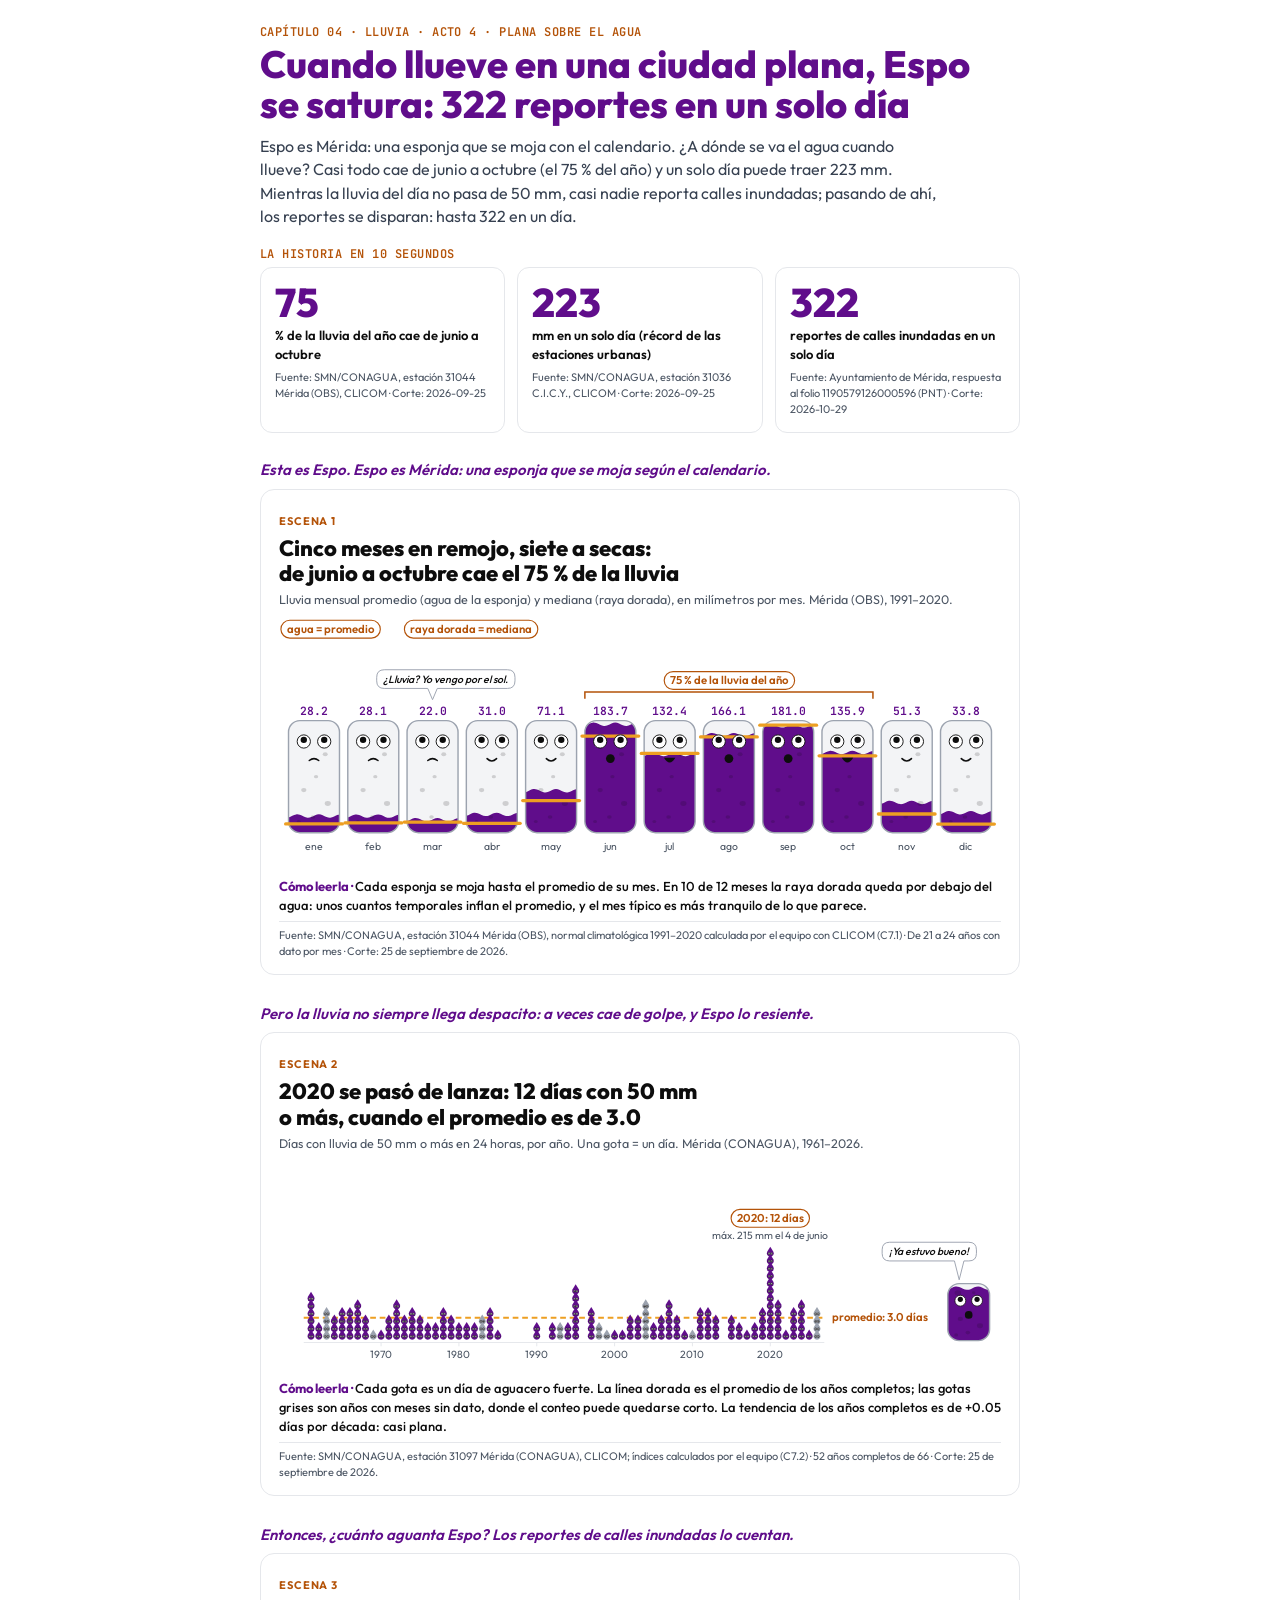
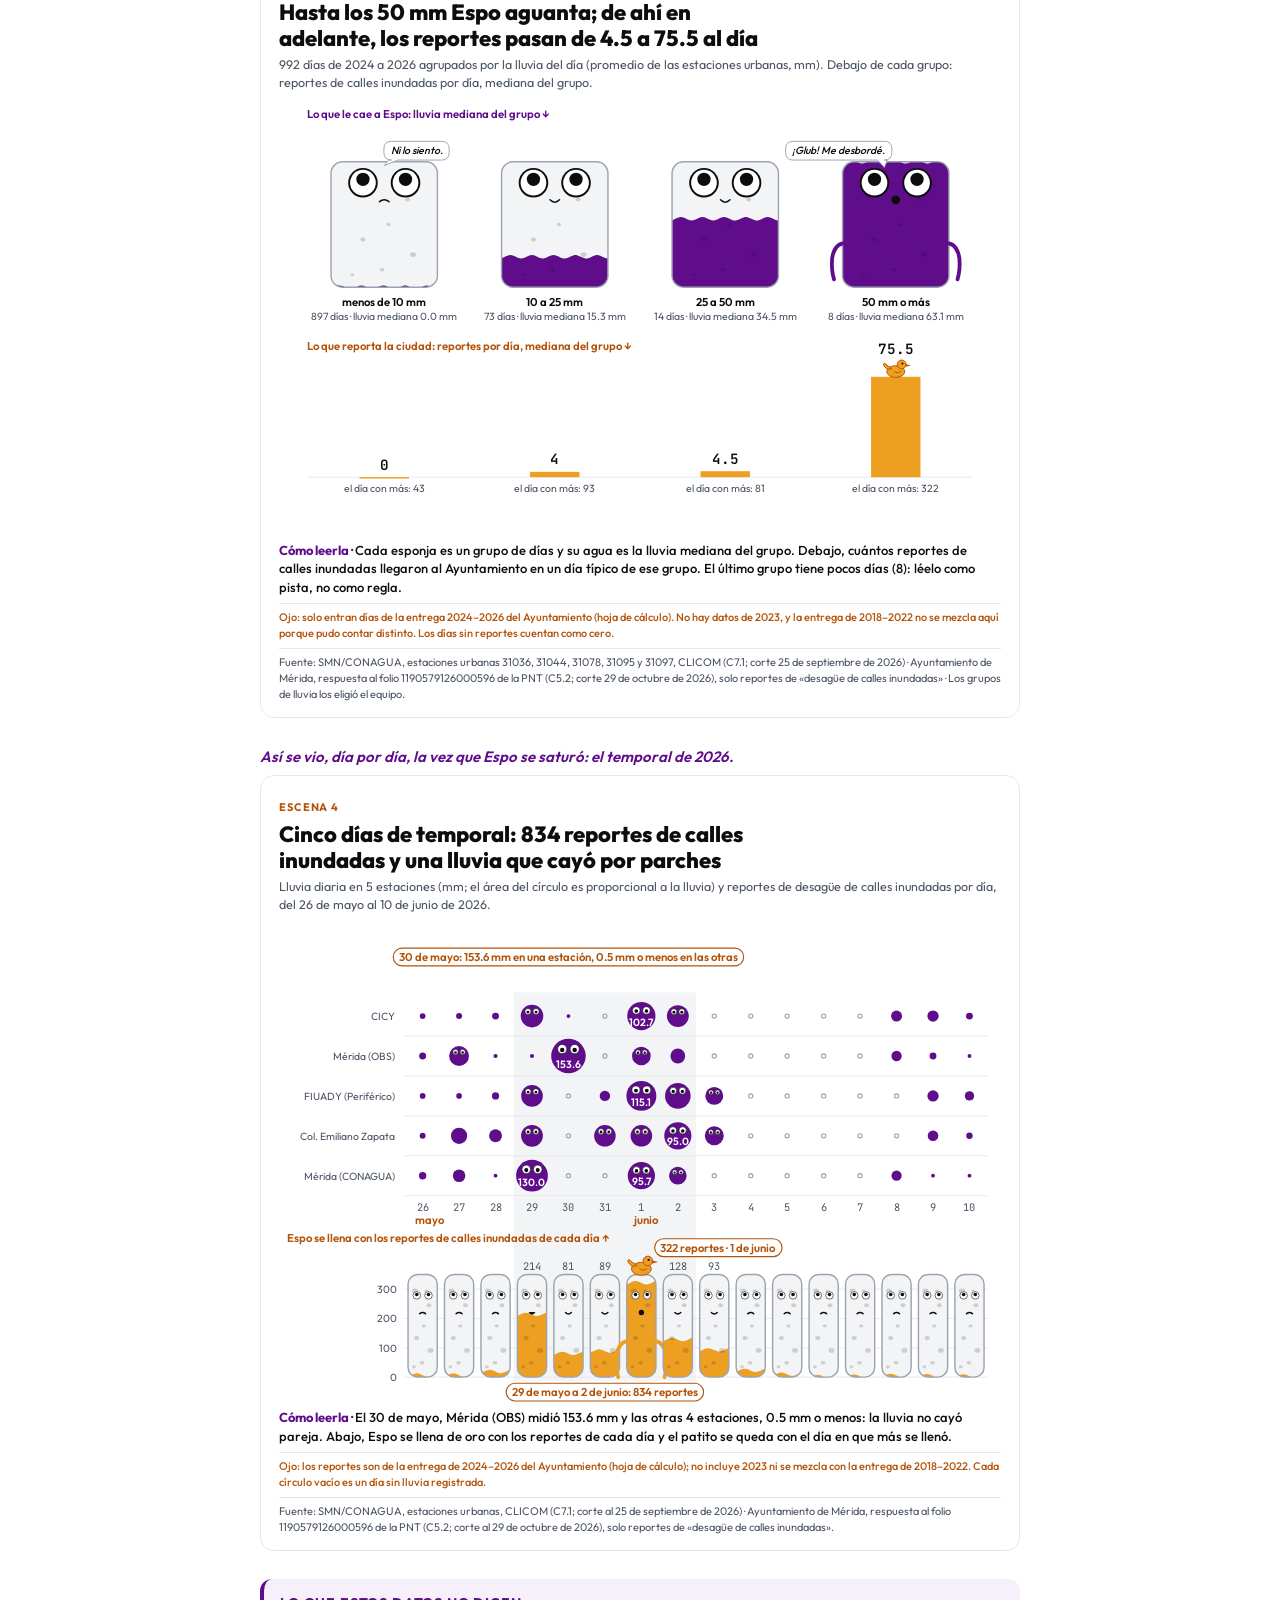
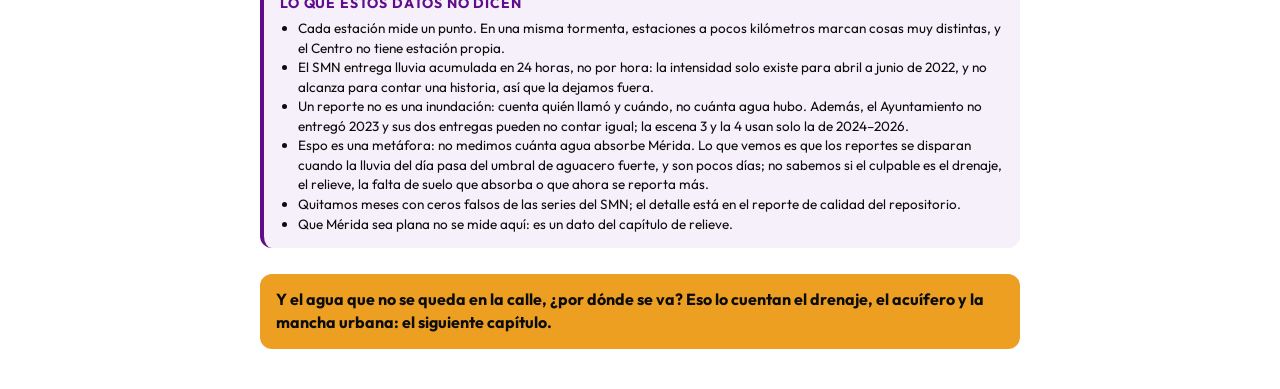
<file: booklet/graficas/capitulo.html>
<!doctype html>
<html lang="es">
<head>
  <meta charset="utf-8">
  <meta name="viewport" content="width=device-width, initial-scale=1">
  <title>Cuando llueve en una ciudad plana · Capítulo 4</title>
  <link rel="stylesheet" href="estilo.css">
</head>
<body>
  <main class="pagina capitulo">
    <p class="capitulo-rotulo">CAPÍTULO 04 · LLUVIA · ACTO 4 · PLANA SOBRE EL AGUA</p>
    <h1 id="titulo">Cuando llueve en una ciudad plana</h1>
    <p class="entrada" id="entrada"></p>

    <h2 class="capitulo-rotulo" style="margin-top:0">LA HISTORIA EN 10 SEGUNDOS</h2>
    <div class="historia10" id="cifras"></div>

    <p class="transicion">Esta es Espo. Espo es Mérida: una esponja que se moja según el calendario.</p>
    <div id="escena-1"></div>
    <p class="transicion">Pero la lluvia no siempre llega despacito: a veces cae de golpe, y Espo lo resiente.</p>
    <div id="escena-2"></div>
    <p class="transicion">Entonces, ¿cuánto aguanta Espo? Los reportes de calles inundadas lo cuentan.</p>
    <div id="escena-3"></div>
    <p class="transicion">Así se vio, día por día, la vez que Espo se saturó: el temporal de 2026.</p>
    <div id="escena-4"></div>

    <section class="bloque">
      <h3>Lo que estos datos no dicen</h3>
      <ul>
        <li>Cada estación mide un punto. En una misma tormenta, estaciones a pocos kilómetros marcan cosas muy distintas, y el Centro no tiene estación propia.</li>
        <li>El SMN entrega lluvia acumulada en 24 horas, no por hora: la intensidad solo existe para abril a junio de 2022, y no alcanza para contar una historia, así que la dejamos fuera.</li>
        <li>Un reporte no es una inundación: cuenta quién llamó y cuándo, no cuánta agua hubo. Además, el Ayuntamiento no entregó 2023 y sus dos entregas pueden no contar igual; la escena 3 y la 4 usan solo la de 2024–2026.</li>
        <li>Espo es una metáfora: no medimos cuánta agua absorbe Mérida. Lo que vemos es que los reportes se disparan cuando la lluvia del día pasa del umbral de aguacero fuerte, y son pocos días; no sabemos si el culpable es el drenaje, el relieve, la falta de suelo que absorba o que ahora se reporta más.</li>
        <li>Quitamos meses con ceros falsos de las series del SMN; el detalle está en el reporte de calidad del repositorio.</li>
        <li>Que Mérida sea plana no se mide aquí: es un dato del capítulo de relieve.</li>
      </ul>
    </section>

    <p class="puente">Y el agua que no se queda en la calle, ¿por dónde se va? Eso lo cuentan el drenaje, el acuífero y la mancha urbana: el siguiente capítulo.</p>
  </main>
  <script src="d3.v7.9.0.min.js"></script>
  <script src="comun.js"></script>
  <script src="escena-1.js"></script>
  <script src="escena-2.js"></script>
  <script src="escena-3.js"></script>
  <script src="escena-4.js"></script>
  <script src="capitulo.js"></script>
</body>
</html>
</file>
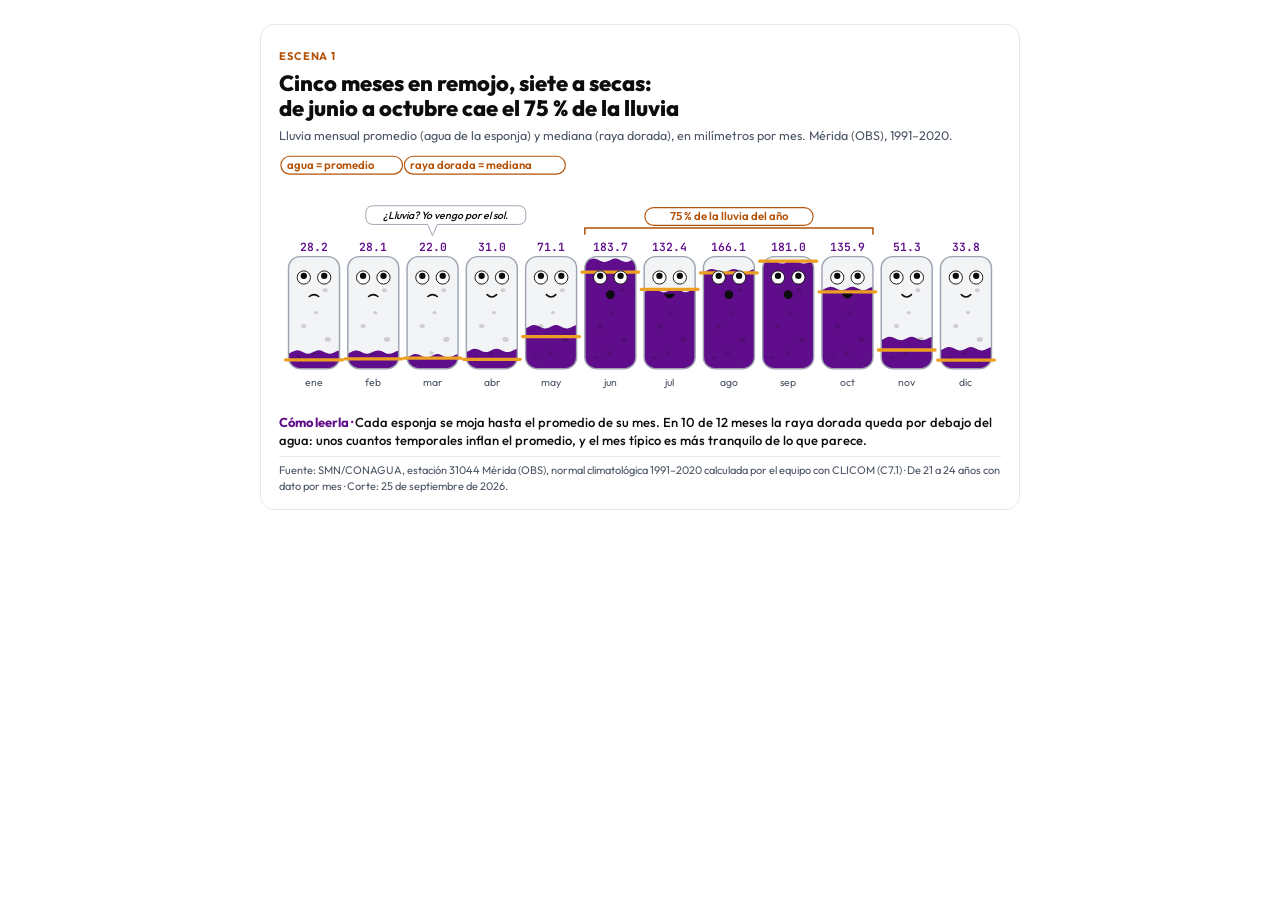
<file: booklet/graficas/escena-1.html>
<!doctype html>
<html lang="es">
<head>
  <meta charset="utf-8">
  <meta name="viewport" content="width=device-width, initial-scale=1">
  <title>Escena 1 · El ciclo anual de la lluvia</title>
  <link rel="stylesheet" href="estilo.css">
</head>
<body>
  <main class="pagina"><div id="escena"></div></main>
  <script src="d3.v7.9.0.min.js"></script>
  <script src="comun.js"></script>
  <script src="escena-1.js"></script>
  <script>escena1("#escena");</script>
</body>
</html>
</file>
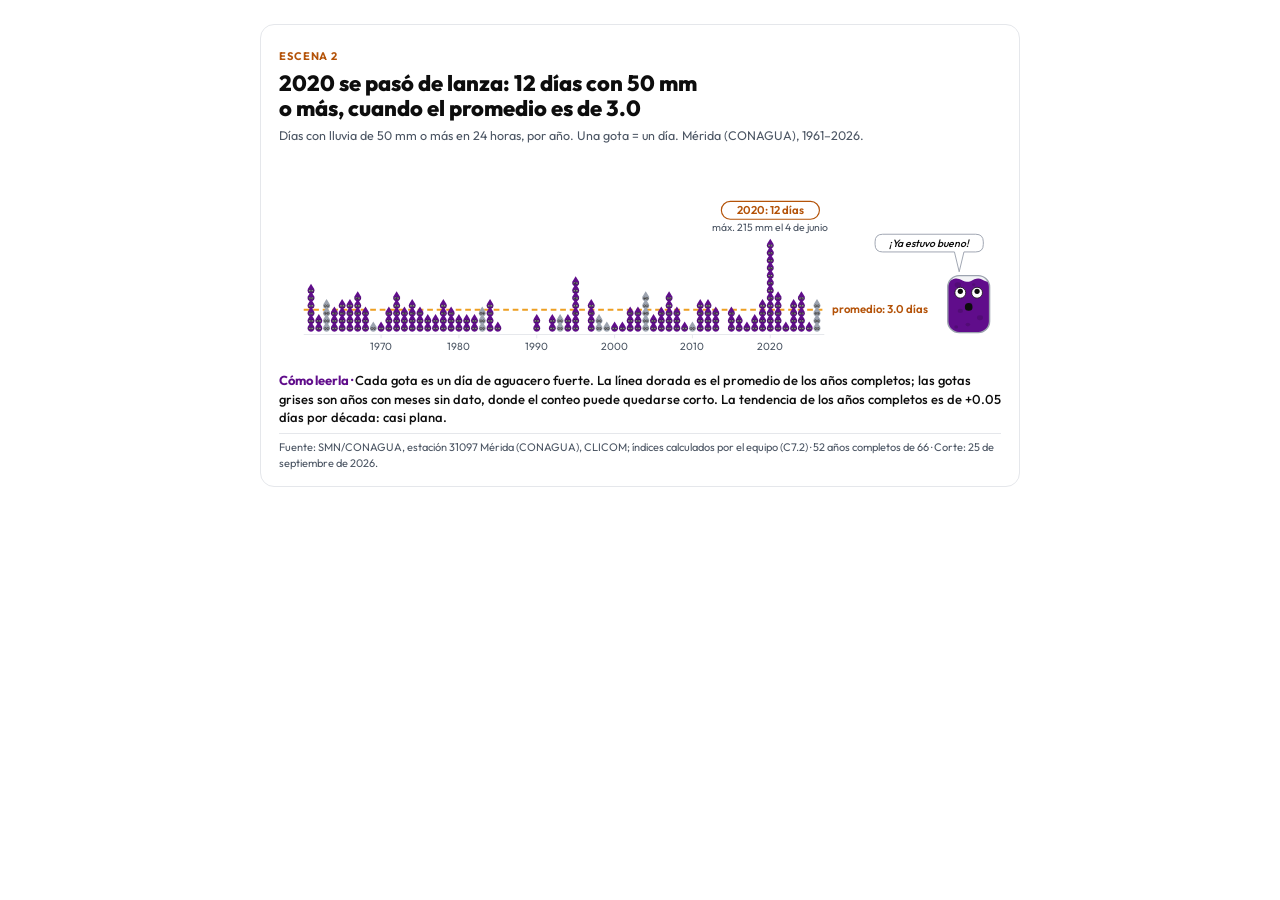
<file: booklet/graficas/escena-2.html>
<!doctype html>
<html lang="es">
<head>
  <meta charset="utf-8">
  <meta name="viewport" content="width=device-width, initial-scale=1">
  <title>Escena 2 · Aguaceros de 50 mm o más</title>
  <link rel="stylesheet" href="estilo.css">
</head>
<body>
  <main class="pagina"><div id="escena"></div></main>
  <script src="d3.v7.9.0.min.js"></script>
  <script src="comun.js"></script>
  <script src="escena-2.js"></script>
  <script>escena2("#escena");</script>
</body>
</html>
</file>
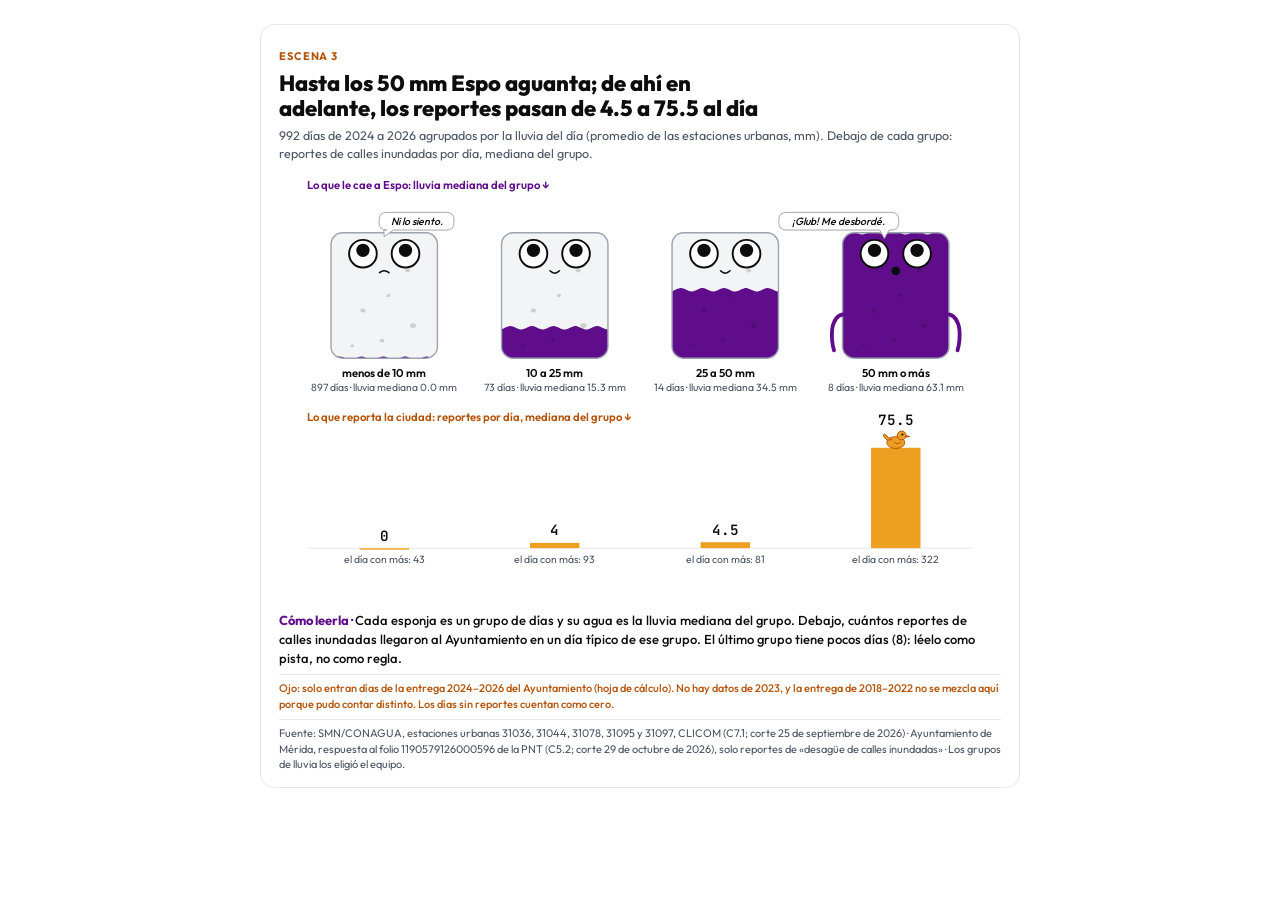
<file: booklet/graficas/escena-3.html>
<!doctype html>
<html lang="es">
<head>
  <meta charset="utf-8">
  <meta name="viewport" content="width=device-width, initial-scale=1">
  <title>Escena 3 · Lluvia contra reportes</title>
  <link rel="stylesheet" href="estilo.css">
</head>
<body>
  <main class="pagina"><div id="escena"></div></main>
  <script src="d3.v7.9.0.min.js"></script>
  <script src="comun.js"></script>
  <script src="escena-3.js"></script>
  <script>escena3("#escena");</script>
</body>
</html>
</file>
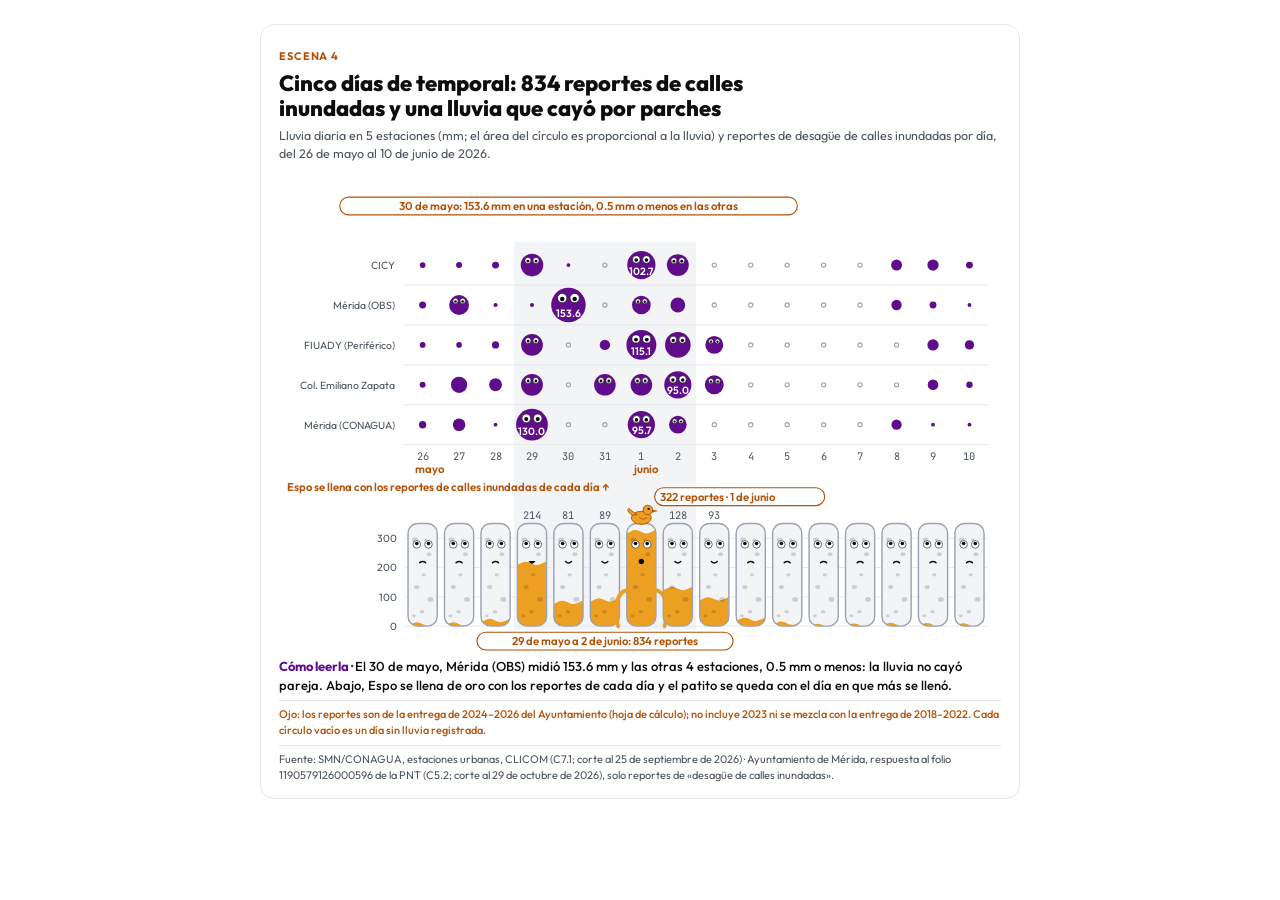
<file: booklet/graficas/escena-4.html>
<!doctype html>
<html lang="es">
<head>
  <meta charset="utf-8">
  <meta name="viewport" content="width=device-width, initial-scale=1">
  <title>Escena 4 · El temporal día por día</title>
  <link rel="stylesheet" href="estilo.css">
</head>
<body>
  <main class="pagina"><div id="escena"></div></main>
  <script src="d3.v7.9.0.min.js"></script>
  <script src="comun.js"></script>
  <script src="escena-4.js"></script>
  <script>escena4("#escena");</script>
</body>
</html>
</file>
<file: booklet/graficas/estilo.css>
/* Estilo común del booklet · Equipo 1 · Mérida, Ciudad Esponja
   Paleta con significado fijo: morado = lo que se analiza, oro = contra qué se compara,
   oro oscuro = anotaciones, gris = contexto, tinta = títulos y texto, borde = rejillas. */
@import url("https://fonts.googleapis.com/css2?family=Outfit:wght@300;400;500;600;700;800&family=JetBrains+Mono:wght@400;600&display=swap");

:root {
  --morado: #600d8b;
  --oro: #ed9f22;
  --oro-oscuro: #b45309;
  --gris: #9ca3af;
  --tinta: #0d0d0d;
  --borde: #e5e7eb;
  --fondo: #ffffff;
}

* { box-sizing: border-box; }
html { -webkit-print-color-adjust: exact; print-color-adjust: exact; }
body {
  margin: 0;
  background: var(--fondo);
  color: var(--tinta);
  font-family: "Outfit", system-ui, -apple-system, "Segoe UI", sans-serif;
  line-height: 1.45;
}
.pagina { max-width: 800px; margin: 0 auto; padding: 24px 20px 40px; }

/* ---------- Escena (gráfica con su anatomía) ---------- */
.escena { margin: 0 0 28px; padding: 18px 18px 14px; border: 1px solid var(--borde); border-radius: 14px; background: var(--fondo); break-inside: avoid; page-break-inside: avoid; }
.escena .rotulo { display: inline-block; margin: 0 0 6px; font-size: 11px; font-weight: 700; letter-spacing: .08em; text-transform: uppercase; color: var(--oro-oscuro); }
.escena h2 { margin: 0 0 4px; font-size: 22px; line-height: 1.15; font-weight: 800; color: var(--tinta); text-wrap: balance; }
.escena .subtitulo { margin: 0 0 10px; font-size: 12.5px; color: #4b5563; }
.escena svg { display: block; width: 100%; height: auto; overflow: visible; }
.escena .lectura { margin: 10px 0 6px; font-size: 13px; font-weight: 500; }
.escena .lectura::before { content: "Cómo leerla · "; font-weight: 700; color: var(--morado); }
.escena .pie { margin: 6px 0 0; padding-top: 6px; border-top: 1px solid var(--borde); font-size: 11px; color: #4b5563; }
.escena .pie.aviso { color: var(--oro-oscuro); font-weight: 500; }
.escena .error { color: var(--oro-oscuro); font-weight: 600; }

/* ---------- Texto dentro de los SVG ---------- */
svg text { font-family: "Outfit", system-ui, sans-serif; fill: var(--tinta); }
svg .num { font-family: "JetBrains Mono", ui-monospace, monospace; }
svg .eje text { font-size: 11px; fill: #4b5563; }
svg .eje line, svg .eje path { stroke: var(--borde); }
svg .nota { font-size: 12px; font-weight: 600; fill: var(--oro-oscuro); }
svg .etiqueta { font-size: 12px; font-weight: 600; }
svg .etiqueta-suave { font-size: 11px; fill: #4b5563; }
svg .globo text { font-size: 11px; font-weight: 500; font-style: italic; }
@media (prefers-reduced-motion: no-preference) {
  @media screen { svg .ola { animation: ola 3.2s ease-in-out infinite alternate; } }
}
@keyframes ola { from { transform: translateX(-4px); } to { transform: translateX(4px); } }

/* ---------- Capítulo completo ---------- */
.capitulo-rotulo { margin: 0 0 4px; font-family: "JetBrains Mono", ui-monospace, monospace; font-size: 12px; font-weight: 600; letter-spacing: .04em; color: var(--oro-oscuro); }
.capitulo h1 { margin: 0 0 10px; font-size: 38px; line-height: 1.05; font-weight: 800; color: var(--morado); text-wrap: balance; }
.capitulo .entrada { margin: 0 0 18px; font-size: 16px; color: #374151; max-width: 62ch; }
.historia10 { display: grid; grid-template-columns: repeat(3, 1fr); gap: 12px; margin: 0 0 26px; }
.cifra { padding: 14px; border: 1px solid var(--borde); border-radius: 12px; }
.cifra .valor { font-size: 40px; line-height: 1; font-weight: 800; color: var(--morado); }
.cifra .unidad { margin: 4px 0 6px; font-size: 13px; font-weight: 600; }
.cifra .fuente { margin: 0; font-size: 11px; color: #4b5563; }
.bloque { margin: 0 0 22px; padding: 14px 16px; border-radius: 12px; background: #f5f0fa; border-left: 4px solid var(--morado); }
.bloque h3 { margin: 0 0 6px; font-size: 14px; letter-spacing: .06em; text-transform: uppercase; color: var(--morado); }
.bloque ul { margin: 0; padding-left: 18px; font-size: 13.5px; }
.transicion { margin: 0 0 8px; font-size: 15px; font-weight: 600; font-style: italic; color: var(--morado); }
.puente { margin: 26px 0 0; padding: 14px 16px; border-radius: 12px; background: var(--oro); color: var(--tinta); font-weight: 700; font-size: 16px; }

@media (max-width: 640px) {
  .historia10 { grid-template-columns: 1fr; }
  .capitulo h1 { font-size: 30px; }
}
@page { size: letter; margin: 0.5in; }
@media print {
  .pagina { max-width: none; padding: 0; }
  .escena { margin-bottom: 14px; }
}
</file>
